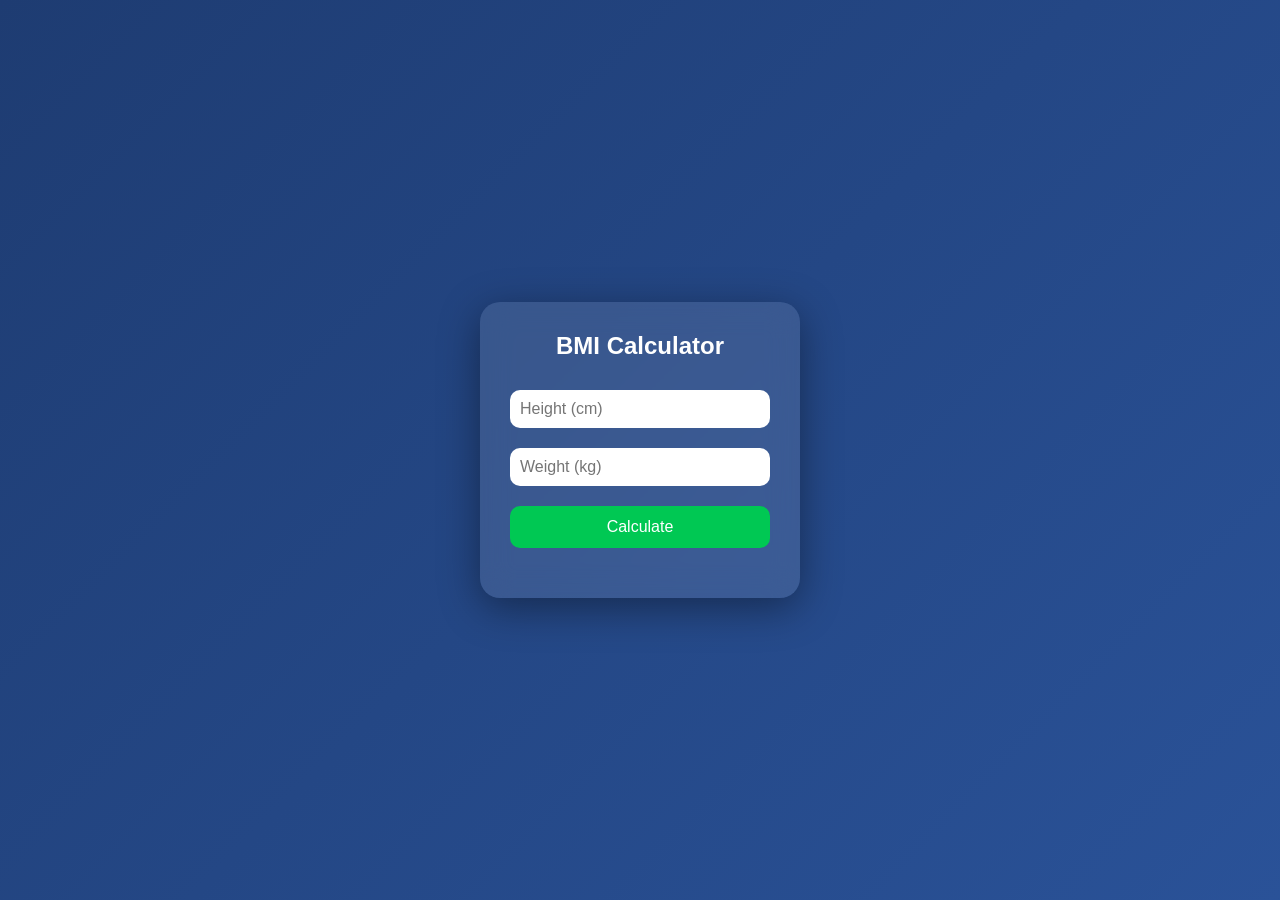
<file: BMI Calculator/index.html>
<!DOCTYPE html>
<html lang="en">
<head>
<meta charset="UTF-8">
<title>BMI Calculator</title>

<style>
  * {
    margin: 0;
    padding: 0;
    box-sizing: border-box;
    font-family: "Segoe UI", sans-serif;
  }

  body {
    height: 100vh;
    display: flex;
    justify-content: center;
    align-items: center;
    background: linear-gradient(135deg, #1e3c72, #2a5298);
  }

  .card {
    background: rgba(255,255,255,0.1);
    backdrop-filter: blur(15px);
    padding: 30px;
    border-radius: 20px;
    width: 320px;
    text-align: center;
    color: white;
    box-shadow: 0 10px 40px rgba(0,0,0,0.4);
  }

  h2 {
    margin-bottom: 20px;
  }

  input {
    width: 100%;
    padding: 10px;
    margin: 10px 0;
    border-radius: 10px;
    border: none;
    outline: none;
    font-size: 16px;
  }

  button {
    width: 100%;
    padding: 12px;
    border: none;
    border-radius: 10px;
    margin-top: 10px;
    font-size: 16px;
    cursor: pointer;
    background: #00c853;
    color: white;
    transition: 0.2s;
  }

  button:active {
    transform: scale(0.95);
  }

  #result {
    margin-top: 20px;
    font-size: 20px;
    font-weight: bold;
    transition: 0.3s;
  }

  .underweight { color: #00e5ff; }
  .normal { color: #00e676; }
  .overweight { color: #ffea00; }
  .obese { color: #ff1744; }
</style>
</head>

<body>

<div class="card">
  <h2>BMI Calculator</h2>

  <input type="number" id="height" placeholder="Height (cm)">
  <input type="number" id="weight" placeholder="Weight (kg)">

  <button onclick="calculateBMI()">Calculate</button>

  <div id="result"></div>
</div>

<script>
function calculateBMI() {
  const height = document.getElementById("height").value;
  const weight = document.getElementById("weight").value;
  const result = document.getElementById("result");

  if (!height || !weight) {
    result.textContent = "Enter valid values";
    return;
  }

  const h = height / 100;
  const bmi = (weight / (h * h)).toFixed(1);

  let category = "";
  let className = "";

  if (bmi < 18.5) {
    category = "Underweight";
    className = "underweight";
  } else if (bmi < 25) {
    category = "Normal";
    className = "normal";
  } else if (bmi < 30) {
    category = "Overweight";
    className = "overweight";
  } else {
    category = "Obese";
    className = "obese";
  }

  result.className = className;
  result.textContent = `BMI: ${bmi} (${category})`;

  // Animation
  result.style.transform = "scale(1.2)";
  setTimeout(() => result.style.transform = "scale(1)", 200);
}
</script>

</body>
</html>
</file>
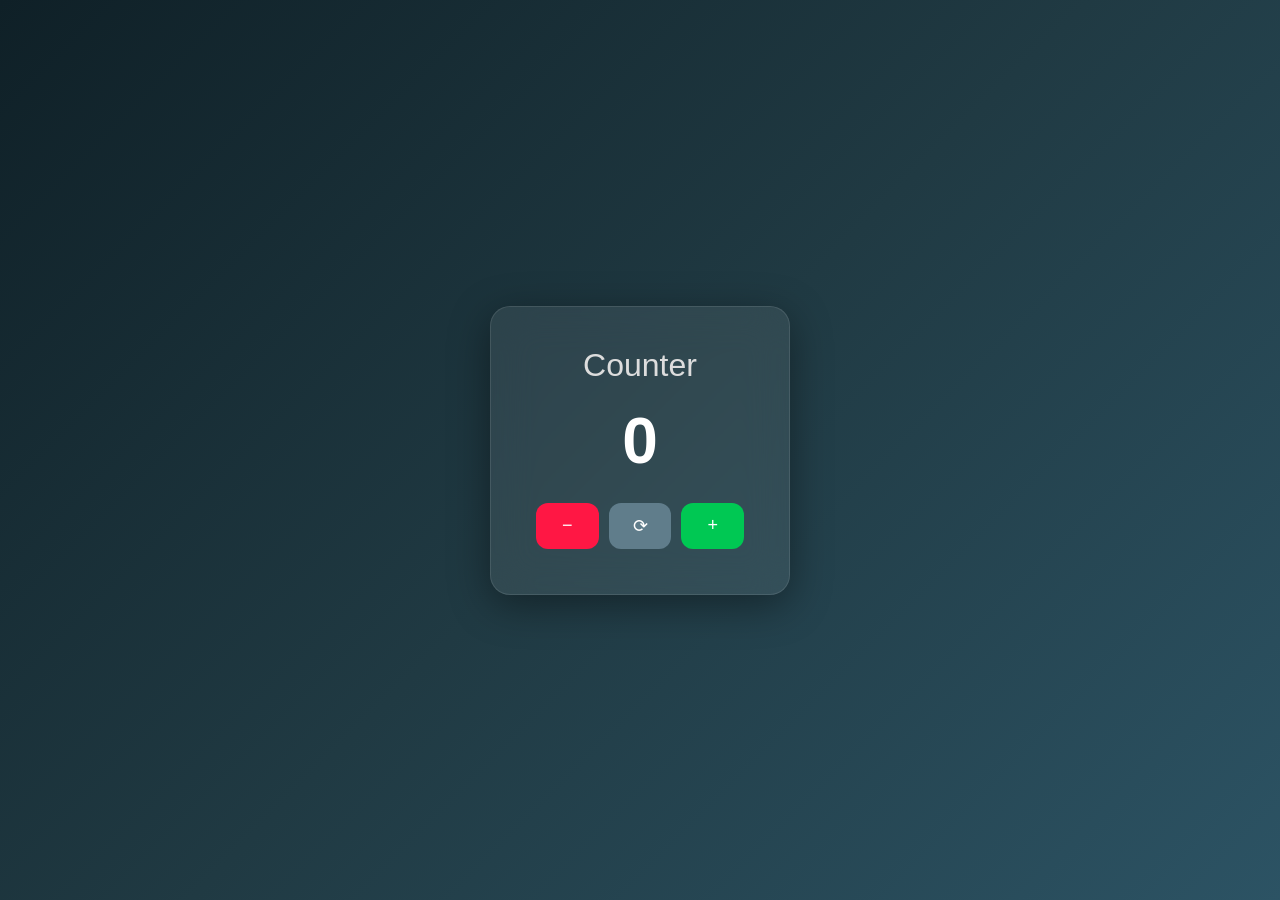
<file: Counter Application/index.html>
<!DOCTYPE html>
<html lang="en">
<head>
  <meta charset="UTF-8">
  <title>Advanced Counter</title>

  <style>
    * {
      margin: 0;
      padding: 0;
      box-sizing: border-box;
      font-family: "Segoe UI", sans-serif;
    }

    body {
      height: 100vh;
      display: flex;
      justify-content: center;
      align-items: center;
      background: linear-gradient(135deg, #0f2027, #203a43, #2c5364);
    }

    .card {
      background: rgba(255, 255, 255, 0.08);
      backdrop-filter: blur(20px);
      border-radius: 20px;
      padding: 40px;
      width: 300px;
      text-align: center;
      box-shadow: 0 10px 40px rgba(0,0,0,0.4);
      border: 1px solid rgba(255,255,255,0.1);
    }

    h1 {
      color: #ddd;
      margin-bottom: 20px;
      font-weight: 400;
    }

    #counter {
      font-size: 64px;
      font-weight: bold;
      margin: 20px 0;
      transition: all 0.3s ease;
    }

    .buttons {
      display: flex;
      justify-content: space-between;
      margin-top: 20px;
    }

    button {
      flex: 1;
      margin: 5px;
      padding: 12px;
      border: none;
      border-radius: 12px;
      font-size: 18px;
      cursor: pointer;
      transition: all 0.2s ease;
    }

    button:active {
      transform: scale(0.9);
    }

    .increase {
      background: #00c853;
      color: white;
    }

    .decrease {
      background: #ff1744;
      color: white;
    }

    .reset {
      background: #607d8b;
      color: white;
    }

    /* Glow effects */
    .positive {
      color: #00e676;
      text-shadow: 0 0 15px rgba(0,255,150,0.7);
    }

    .negative {
      color: #ff5252;
      text-shadow: 0 0 15px rgba(255,0,0,0.7);
    }

    .zero {
      color: #ffffff;
    }
  </style>
</head>
<body>

<div class="card">
  <h1>Counter</h1>
  <div id="counter" class="zero">0</div>

  <div class="buttons">
    <button class="decrease">−</button>
    <button class="reset">⟳</button>
    <button class="increase">+</button>
  </div>
</div>

<script>
  let count = 0;

  const counter = document.getElementById("counter");
  const incBtn = document.querySelector(".increase");
  const decBtn = document.querySelector(".decrease");
  const resetBtn = document.querySelector(".reset");

  function updateUI() {
    counter.textContent = count;

    counter.classList.remove("positive", "negative", "zero");

    if (count > 0) {
      counter.classList.add("positive");
    } else if (count < 0) {
      counter.classList.add("negative");
    } else {
      counter.classList.add("zero");
    }

    // Animate number pop
    counter.style.transform = "scale(1.2)";
    setTimeout(() => {
      counter.style.transform = "scale(1)";
    }, 150);
  }

  incBtn.addEventListener("click", () => {
    count++;
    updateUI();
  });

  decBtn.addEventListener("click", () => {
    count--;
    updateUI();
  });

  resetBtn.addEventListener("click", () => {
    count = 0;
    updateUI();
  });
</script>

</body>
</html>
</file>
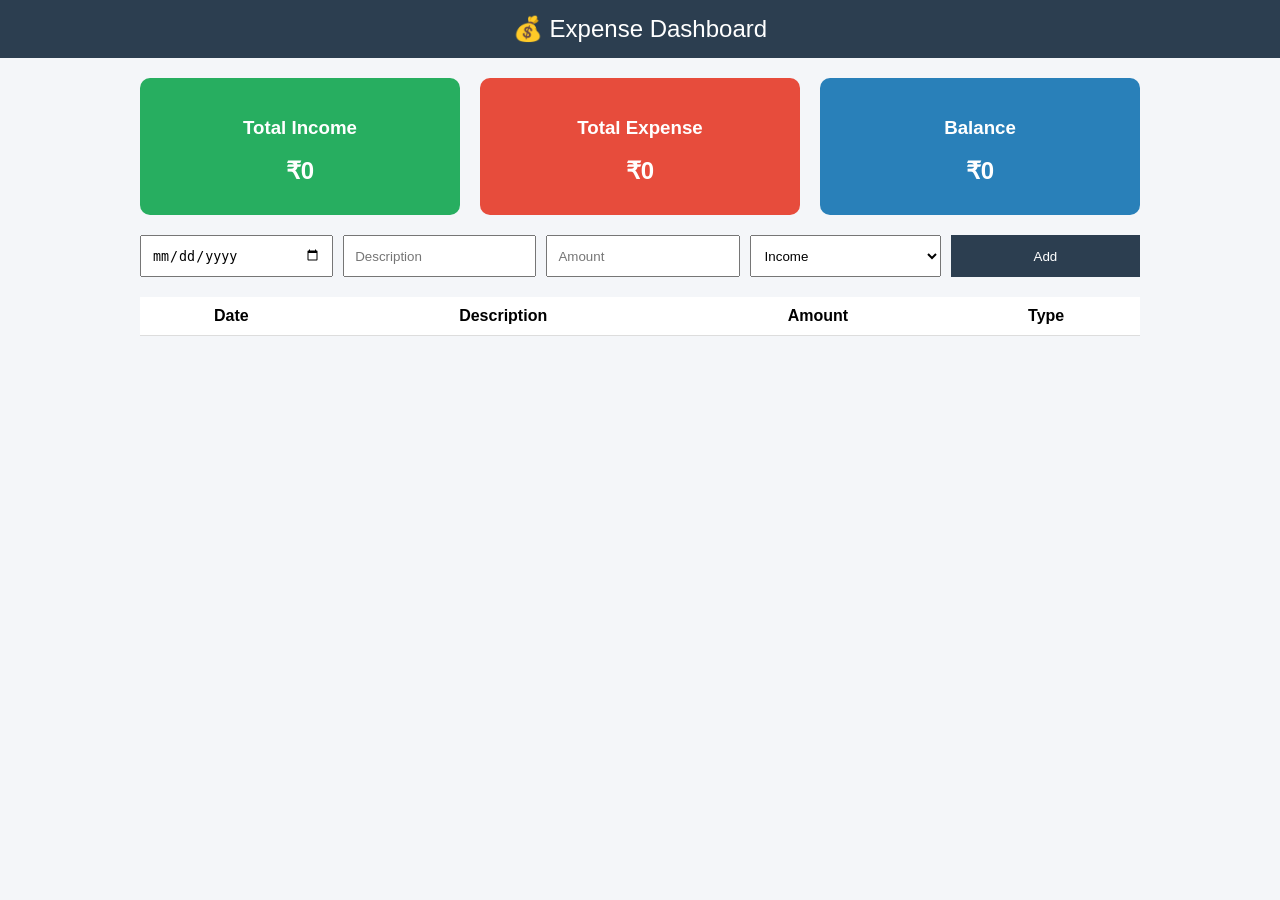
<file: Expance tracker/index.html>
<!DOCTYPE html>
<html lang="en">
<head>
<meta charset="UTF-8">
<title>Expense Dashboard</title>
<style>
  body {
    font-family: Arial, sans-serif;
    margin: 0;
    background: #f4f6f9;
  }

  .header {
    background: #2c3e50;
    color: white;
    padding: 15px;
    text-align: center;
    font-size: 24px;
  }

  .container {
    padding: 20px;
    max-width: 1000px;
    margin: auto;
  }

  .cards {
    display: flex;
    gap: 20px;
    margin-bottom: 20px;
  }

  .card {
    flex: 1;
    padding: 20px;
    border-radius: 10px;
    color: white;
    text-align: center;
  }

  .income { background: #27ae60; }
  .expense { background: #e74c3c; }
  .balance { background: #2980b9; }

  .card h2 {
    margin: 10px 0;
  }

  .form {
    display: flex;
    gap: 10px;
    margin-bottom: 20px;
  }

  .form input, .form select, .form button {
    padding: 10px;
    flex: 1;
  }

  .form button {
    background: #2c3e50;
    color: white;
    border: none;
    cursor: pointer;
  }

  table {
    width: 100%;
    border-collapse: collapse;
    background: white;
  }

  th, td {
    padding: 10px;
    border-bottom: 1px solid #ddd;
    text-align: center;
  }

  .income-text { color: green; }
  .expense-text { color: red; }
</style>
</head>
<body>

<div class="header">💰 Expense Dashboard</div>

<div class="container">

  <!-- Summary Cards -->
  <div class="cards">
    <div class="card income">
      <h3>Total Income</h3>
      <h2>₹<span id="income">0</span></h2>
    </div>
    <div class="card expense">
      <h3>Total Expense</h3>
      <h2>₹<span id="expense">0</span></h2>
    </div>
    <div class="card balance">
      <h3>Balance</h3>
      <h2>₹<span id="balance">0</span></h2>
    </div>
  </div>

  <!-- Input Form -->
  <div class="form">
    <input type="date" id="date">
    <input type="text" id="desc" placeholder="Description">
    <input type="number" id="amount" placeholder="Amount">
    <select id="type">
      <option value="income">Income</option>
      <option value="expense">Expense</option>
    </select>
    <button onclick="addTransaction()">Add</button>
  </div>

  <!-- Table -->
  <table>
    <thead>
      <tr>
        <th>Date</th>
        <th>Description</th>
        <th>Amount</th>
        <th>Type</th>
      </tr>
    </thead>
    <tbody id="list"></tbody>
  </table>

</div>

<script>
let income = 0;
let expense = 0;

function addTransaction() {
  const date = document.getElementById('date').value;
  const desc = document.getElementById('desc').value;
  const amount = parseFloat(document.getElementById('amount').value);
  const type = document.getElementById('type').value;

  if (!date || !desc || isNaN(amount)) {
    alert("Fill all fields");
    return;
  }

  const row = document.createElement('tr');

  row.innerHTML = `
    <td>${date}</td>
    <td>${desc}</td>
    <td class="${type}-text">₹${amount}</td>
    <td>${type}</td>
  `;

  document.getElementById('list').appendChild(row);

  if (type === "income") {
    income += amount;
  } else {
    expense += amount;
  }

  updateDashboard();

  document.getElementById('desc').value = '';
  document.getElementById('amount').value = '';
}

function updateDashboard() {
  document.getElementById('income').innerText = income;
  document.getElementById('expense').innerText = expense;
  document.getElementById('balance').innerText = income - expense;
}
</script>

</body>
</html>
</file>
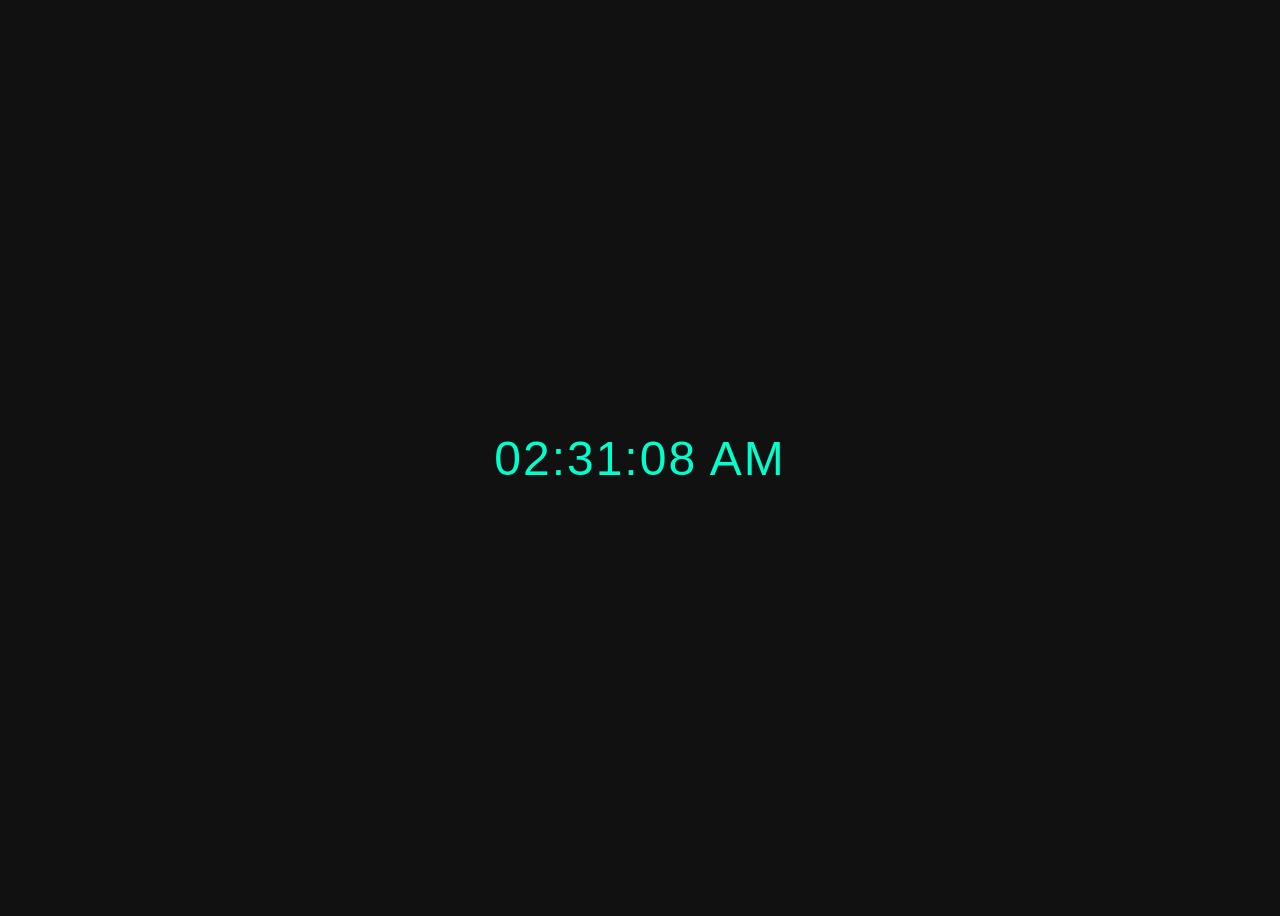
<file: Live clock/index.html>
<!DOCTYPE html>
<html lang="en">
<head>
  <meta charset="UTF-8">
  <title>Live Clock</title>
  <style>
    body {
      display: flex;
      justify-content: center;
      align-items: center;
      height: 100vh;
      background: #111;
      color: #00ffcc;
      font-family: Arial, sans-serif;
    }
    #clock {
      font-size: 3rem;
      letter-spacing: 2px;
    }
  </style>
</head>
<body>

<div id="clock">00:00:00 AM</div>

<script>
  function updateClock() {
    const now = new Date();

    let hours = now.getHours();
    let minutes = now.getMinutes();
    let seconds = now.getSeconds();

    const ampm = hours >= 12 ? "PM" : "AM";

    hours = hours % 12;
    hours = hours ? hours : 12; // convert 0 to 12

    // Add leading zeros
    hours = String(hours).padStart(2, '0');
    minutes = String(minutes).padStart(2, '0');
    seconds = String(seconds).padStart(2, '0');

    const timeString = `${hours}:${minutes}:${seconds} ${ampm}`;
    document.getElementById("clock").textContent = timeString;
  }

  // Update every second
  setInterval(updateClock, 1000);

  // Initial call
  updateClock();
</script>

</body>
</html>
</file>
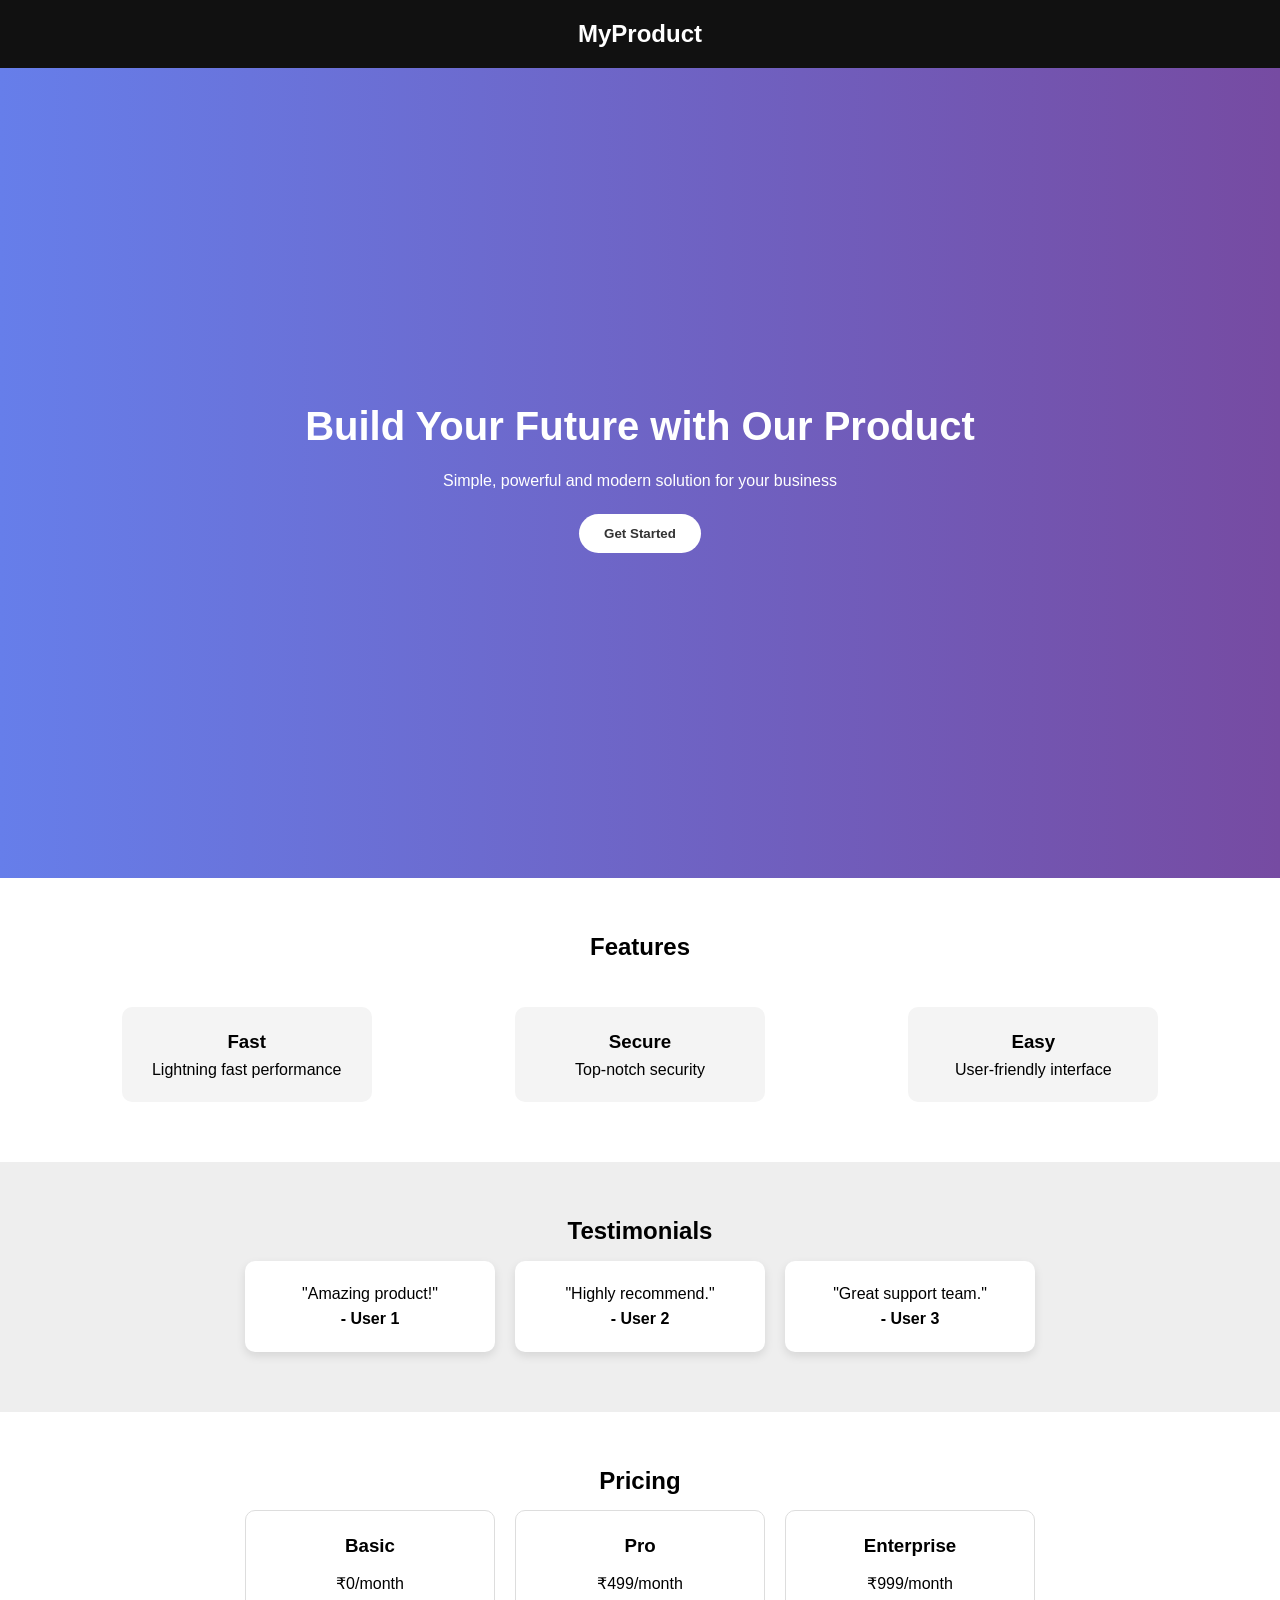
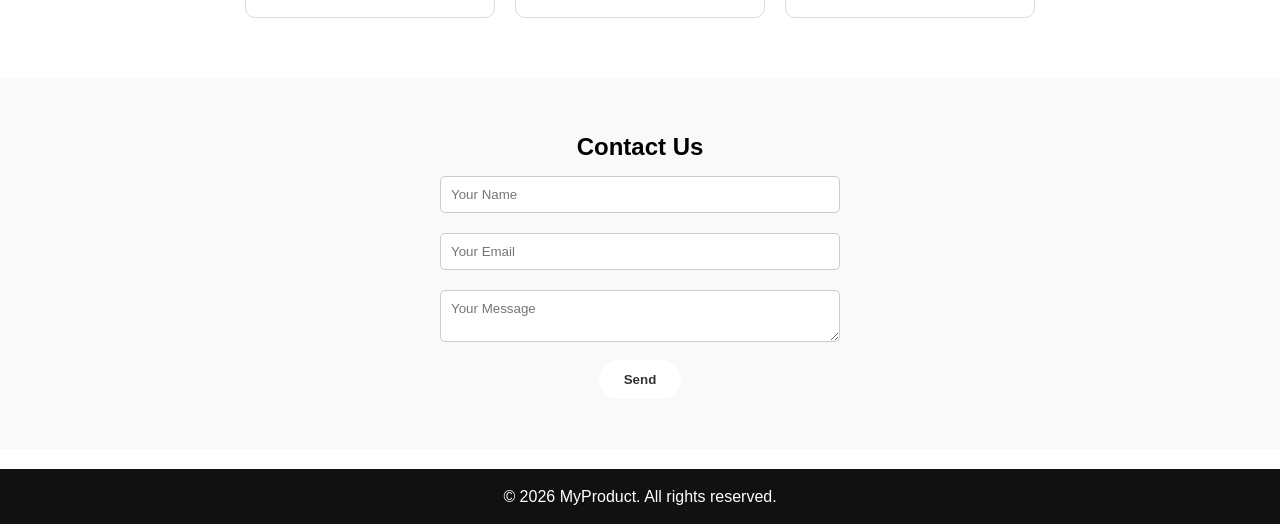
<file: Modern Product/index.html>
<!DOCTYPE html>
<html lang="en">
<head>
  <meta charset="UTF-8">
  <meta name="viewport" content="width=device-width, initial-scale=1.0">
  <title>Modern Product Website</title>
  <style>
    * {margin:0; padding:0; box-sizing:border-box; font-family:Arial, sans-serif;}
    body {line-height:1.6;}
    header {background:#111; color:#fff; padding:15px; text-align:center;}
    header h1 {font-size:24px;}

    /* Hero */
    .hero {
      height:90vh;
      display:flex;
      flex-direction:column;
      justify-content:center;
      align-items:center;
      text-align:center;
      background:linear-gradient(to right, #667eea, #764ba2);
      color:white;
    }
    .hero h2 {font-size:40px; margin-bottom:10px;}
    .hero p {margin-bottom:20px;}
    .btn {
      padding:12px 25px;
      background:#fff;
      color:#333;
      border:none;
      border-radius:25px;
      cursor:pointer;
      font-weight:bold;
    }

    /* Features */
    .features {padding:50px; text-align:center;}
    .features h2 {margin-bottom:30px;}
    .feature-box {
      display:flex;
      justify-content:space-around;
      flex-wrap:wrap;
    }
    .feature {
      width:250px;
      padding:20px;
      border-radius:10px;
      background:#f4f4f4;
      margin:10px;
    }

    /* Testimonials */
    .testimonials {padding:50px; background:#eee; text-align:center;}
    .cards {display:flex; justify-content:center; flex-wrap:wrap;}
    .card {
      background:white;
      padding:20px;
      margin:10px;
      width:250px;
      border-radius:10px;
      box-shadow:0 4px 10px rgba(0,0,0,0.1);
    }

    /* Pricing */
    .pricing {padding:50px; text-align:center;}
    .plans {display:flex; justify-content:center; flex-wrap:wrap;}
    .plan {
      border:1px solid #ddd;
      padding:20px;
      margin:10px;
      border-radius:10px;
      width:250px;
    }
    .plan h3 {margin-bottom:10px;}

    /* Contact */
    .contact {padding:50px; background:#f9f9f9; text-align:center;}
    form {max-width:400px; margin:auto;}
    input, textarea {
      width:100%;
      padding:10px;
      margin:10px 0;
      border:1px solid #ccc;
      border-radius:5px;
    }

    /* Footer */
    footer {
      background:#111;
      color:#fff;
      text-align:center;
      padding:15px;
      margin-top:20px;
    }

    @media(max-width:768px) {
      .feature-box, .cards, .plans {flex-direction:column; align-items:center;}
    }
  </style>
</head>
<body>

<header>
  <h1>MyProduct</h1>
</header>

<section class="hero">
  <h2>Build Your Future with Our Product</h2>
  <p>Simple, powerful and modern solution for your business</p>
  <button class="btn">Get Started</button>
</section>

<section class="features">
  <h2>Features</h2>
  <div class="feature-box">
    <div class="feature"><h3>Fast</h3><p>Lightning fast performance</p></div>
    <div class="feature"><h3>Secure</h3><p>Top-notch security</p></div>
    <div class="feature"><h3>Easy</h3><p>User-friendly interface</p></div>
  </div>
</section>

<section class="testimonials">
  <h2>Testimonials</h2>
  <div class="cards">
    <div class="card"><p>"Amazing product!"</p><h4>- User 1</h4></div>
    <div class="card"><p>"Highly recommend."</p><h4>- User 2</h4></div>
    <div class="card"><p>"Great support team."</p><h4>- User 3</h4></div>
  </div>
</section>

<section class="pricing">
  <h2>Pricing</h2>
  <div class="plans">
    <div class="plan"><h3>Basic</h3><p>₹0/month</p></div>
    <div class="plan"><h3>Pro</h3><p>₹499/month</p></div>
    <div class="plan"><h3>Enterprise</h3><p>₹999/month</p></div>
  </div>
</section>

<section class="contact">
  <h2>Contact Us</h2>
  <form>
    <input type="text" placeholder="Your Name" required>
    <input type="email" placeholder="Your Email" required>
    <textarea placeholder="Your Message"></textarea>
    <button class="btn">Send</button>
  </form>
</section>

<footer>
  <p>© 2026 MyProduct. All rights reserved.</p>
</footer>

</body>
</html>
</file>
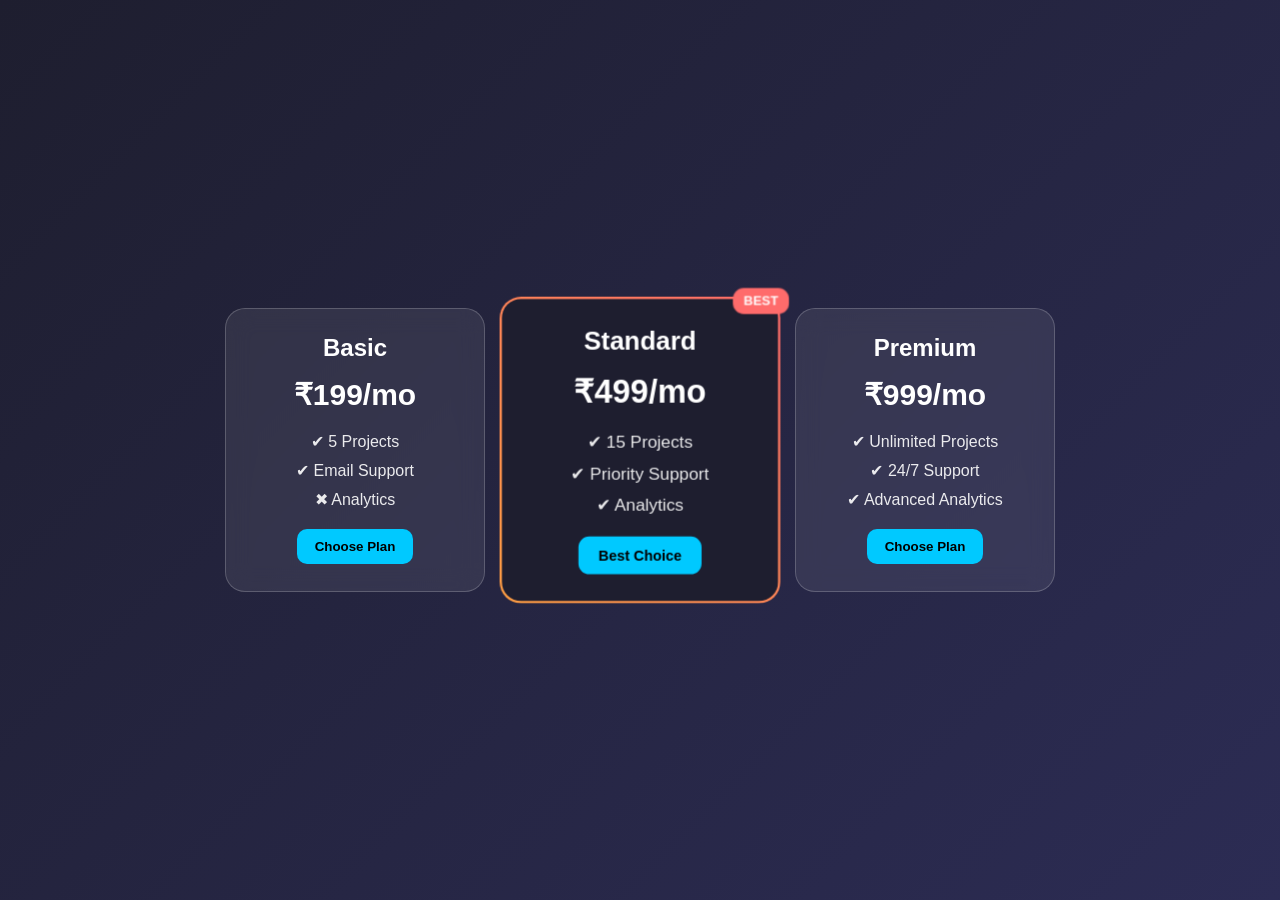
<file: Pricing cards/index.html>
<!DOCTYPE html>
<html lang="en">
<head>
<meta charset="UTF-8">
<meta name="viewport" content="width=device-width, initial-scale=1.0">
<title>Advanced Pricing UI</title>

<style>
* {
  margin: 0;
  padding: 0;
  box-sizing: border-box;
  font-family: "Segoe UI", sans-serif;
}

body {
  min-height: 100vh;
  background: linear-gradient(135deg, #1e1e2f, #2c2c54);
  display: flex;
  justify-content: center;
  align-items: center;
  color: white;
}

/* Container */
.container {
  display: flex;
  gap: 25px;
  flex-wrap: wrap;
  justify-content: center;
  padding: 20px;
}

/* Card */
.card {
  position: relative;
  width: 260px;
  padding: 25px;
  border-radius: 20px;
  text-align: center;

  /* Glass effect */
  background: rgba(255,255,255,0.08);
  backdrop-filter: blur(12px);
  border: 1px solid rgba(255,255,255,0.2);

  transition: all 0.4s ease;
}

/* Hover Animation */
.card:hover {
  transform: translateY(-15px) scale(1.05);
  box-shadow: 0 25px 50px rgba(0,0,0,0.6);
}

/* Title */
h2 {
  margin-bottom: 10px;
}

/* Price */
.price {
  font-size: 30px;
  margin: 15px 0;
  font-weight: bold;
}

/* Features */
ul {
  list-style: none;
  margin: 20px 0;
}

ul li {
  margin: 10px 0;
  opacity: 0.9;
}

/* Button */
.btn {
  padding: 10px 18px;
  border-radius: 10px;
  border: none;
  cursor: pointer;
  background: #00c9ff;
  color: black;
  font-weight: bold;
  transition: 0.3s;
}

.btn:hover {
  transform: scale(1.1);
  background: #92fe9d;
}

/* Highlight Plan */
.highlight {
  transform: scale(1.08);
  border: 2px solid transparent;
  background: linear-gradient(#1e1e2f, #1e1e2f) padding-box,
              linear-gradient(45deg, #ff9f43, #ff6b6b) border-box;
}

/* Badge */
.badge {
  position: absolute;
  top: -10px;
  right: -10px;
  background: #ff6b6b;
  padding: 5px 10px;
  border-radius: 10px;
  font-size: 12px;
  font-weight: bold;
}

/* Responsive */
@media (max-width: 768px) {
  .container {
    flex-direction: column;
    align-items: center;
  }
}
</style>

</head>

<body>

<div class="container">

  <!-- Basic -->
  <div class="card">
    <h2>Basic</h2>
    <p class="price">₹199/mo</p>
    <ul>
      <li>✔ 5 Projects</li>
      <li>✔ Email Support</li>
      <li>✖ Analytics</li>
    </ul>
    <button class="btn">Choose Plan</button>
  </div>

  <!-- Standard -->
  <div class="card highlight">
    <span class="badge">BEST</span>
    <h2>Standard</h2>
    <p class="price">₹499/mo</p>
    <ul>
      <li>✔ 15 Projects</li>
      <li>✔ Priority Support</li>
      <li>✔ Analytics</li>
    </ul>
    <button class="btn">Best Choice</button>
  </div>

  <!-- Premium -->
  <div class="card">
    <h2>Premium</h2>
    <p class="price">₹999/mo</p>
    <ul>
      <li>✔ Unlimited Projects</li>
      <li>✔ 24/7 Support</li>
      <li>✔ Advanced Analytics</li>
    </ul>
    <button class="btn">Choose Plan</button>
  </div>

</div>

</body>
</html>
</file>
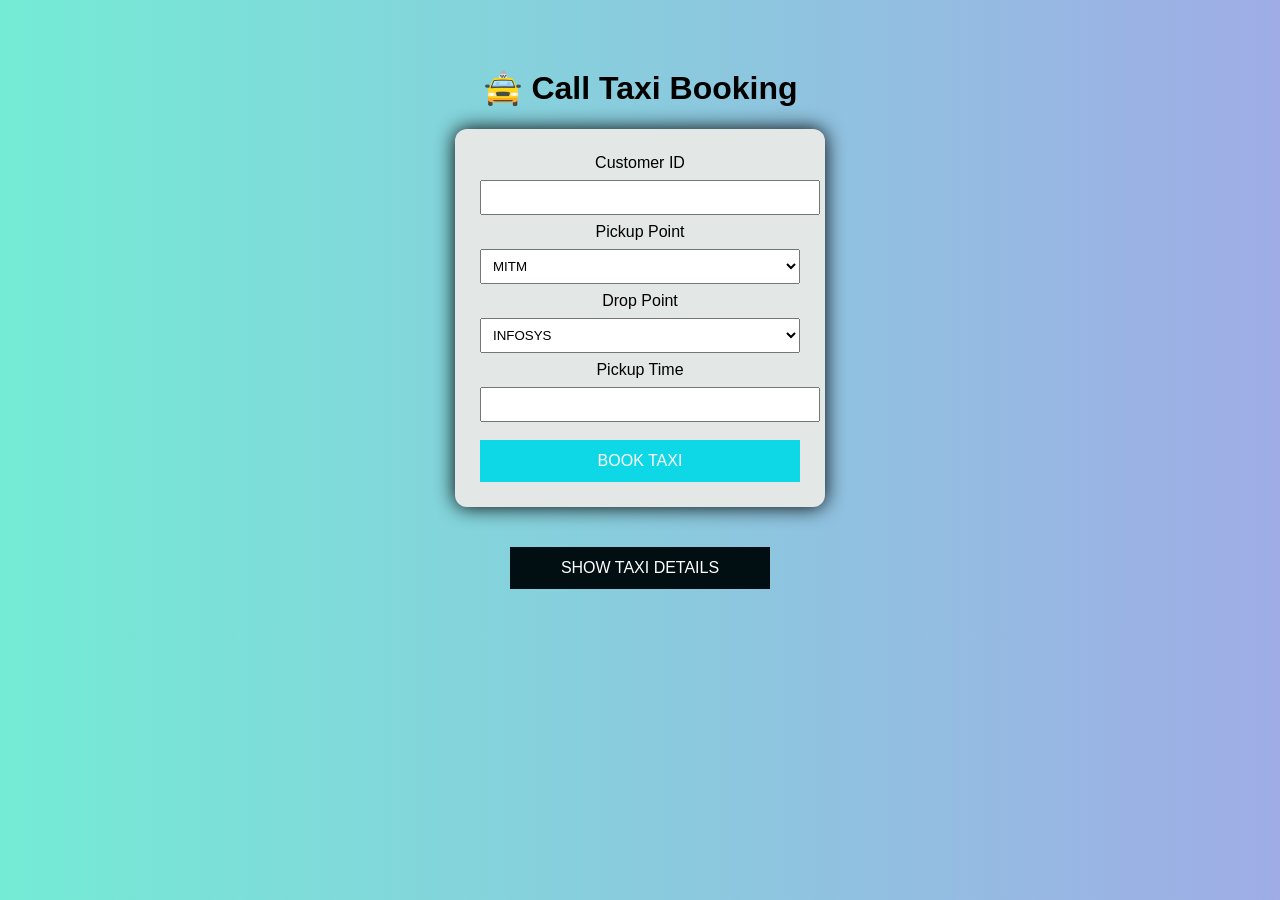
<file: TaxiBooking/index.html>
<!DOCTYPE html>
<html>
<head>
<title>Taxi Booking System</title>
<link rel="stylesheet" href="style.css">
</head>

<body>

<h1>🚖 Call Taxi Booking</h1>

<div class="container">

<label>Customer ID</label>
<input type="number" id="cid">

<label>Pickup Point</label>
<select id="pickup">
<option>MITM</option><option>MYSORE</option><option>CITY</option>
<option>JSS</option><option>KSOU</option><option>NIE</option>
</select>

<label>Drop Point</label>
<select id="drop">
<option>INFOSYS</option><option>BUS STAND</option><option>CHAMUNDI HILLS</option>
<option>ZOO</option><option>MYSORE PALACE</option><option>MITM</option>
</select>

<label>Pickup Time</label>
<input type="number" id="time">

<button onclick="bookTaxi()">BOOK TAXI</button>

</div>

<h2 id="result"></h2>

<button class="show" onclick="showDetails()">SHOW TAXI DETAILS</button>

<div id="details"></div>

<script src="script.js"></script>

</body>
</html>
</file>
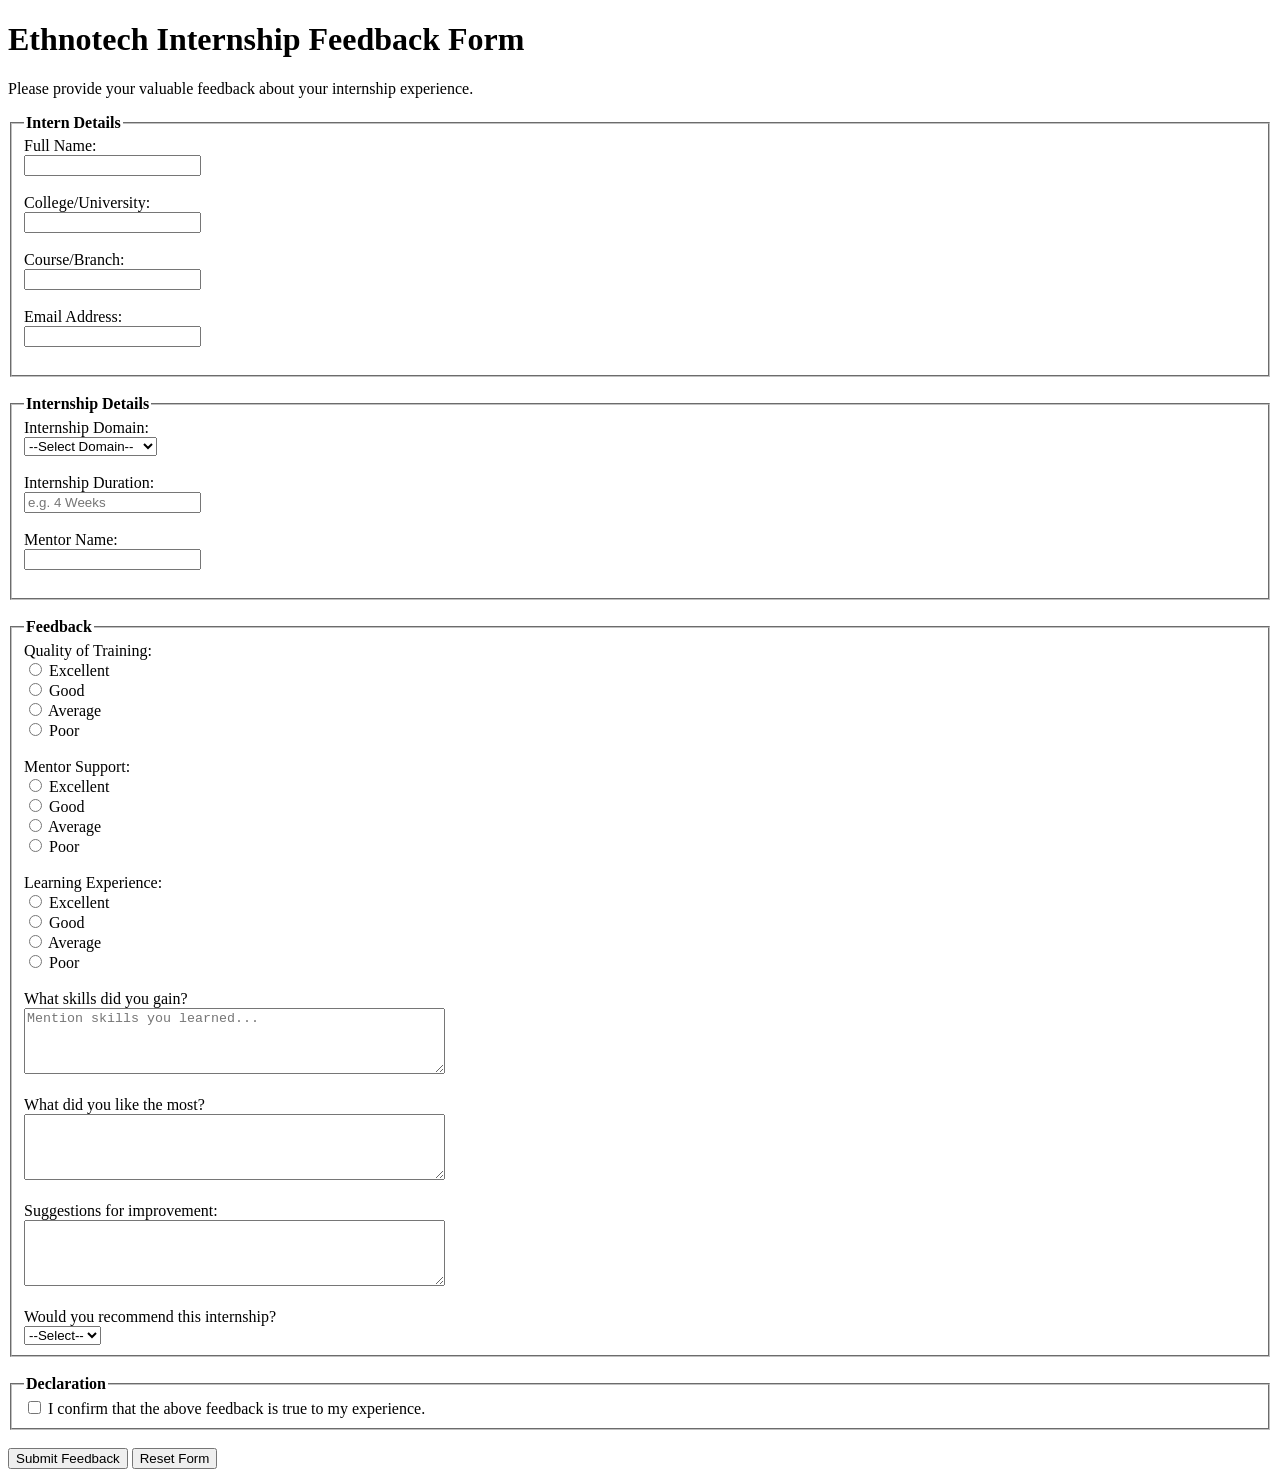
<file: Feedback.html>
<!DOCTYPE html>
<html lang="en">
<head>
    <meta charset="UTF-8">
    <title>Ethnotech Internship Feedback Form</title>
</head>
<body>

    <h1>Ethnotech Internship Feedback Form</h1>
    <p>Please provide your valuable feedback about your internship experience.</p>

    <form action="#" method="post">

        <!-- Intern Details -->
        <fieldset>
            <legend><strong>Intern Details</strong></legend>

            <label for="name">Full Name:</label><br>
            <input type="text" id="name" name="name" required><br><br>

            <label for="college">College/University:</label><br>
            <input type="text" id="college" name="college" required><br><br>

            <label for="course">Course/Branch:</label><br>
            <input type="text" id="course" name="course"><br><br>

            <label for="email">Email Address:</label><br>
            <input type="email" id="email" name="email" required><br><br>
        </fieldset>

        <br>

        <!-- Internship Details -->
        <fieldset>
            <legend><strong>Internship Details</strong></legend>

            <label for="domain">Internship Domain:</label><br>
            <select id="domain" name="domain">
                <option value="">--Select Domain--</option>
                <option>Web Development</option>
                <option>Java Development</option>
                <option>Data Science</option>
                <option>Machine Learning</option>
                <option>Other</option>
            </select><br><br>

            <label for="duration">Internship Duration:</label><br>
            <input type="text" id="duration" name="duration" placeholder="e.g. 4 Weeks"><br><br>

            <label for="mentor">Mentor Name:</label><br>
            <input type="text" id="mentor" name="mentor"><br><br>
        </fieldset>

        <br>

        <!-- Feedback Section -->
        <fieldset>
            <legend><strong>Feedback</strong></legend>

            <label>Quality of Training:</label><br>
            <input type="radio" name="training" value="Excellent" required> Excellent<br>
            <input type="radio" name="training" value="Good"> Good<br>
            <input type="radio" name="training" value="Average"> Average<br>
            <input type="radio" name="training" value="Poor"> Poor<br><br>

            <label>Mentor Support:</label><br>
            <input type="radio" name="mentor_support" value="Excellent" required> Excellent<br>
            <input type="radio" name="mentor_support" value="Good"> Good<br>
            <input type="radio" name="mentor_support" value="Average"> Average<br>
            <input type="radio" name="mentor_support" value="Poor"> Poor<br><br>

            <label>Learning Experience:</label><br>
            <input type="radio" name="learning" value="Excellent" required> Excellent<br>
            <input type="radio" name="learning" value="Good"> Good<br>
            <input type="radio" name="learning" value="Average"> Average<br>
            <input type="radio" name="learning" value="Poor"> Poor<br><br>

            <label>What skills did you gain?</label><br>
            <textarea name="skills" rows="4" cols="50" placeholder="Mention skills you learned..."></textarea><br><br>

            <label>What did you like the most?</label><br>
            <textarea name="like" rows="4" cols="50"></textarea><br><br>

            <label>Suggestions for improvement:</label><br>
            <textarea name="suggestions" rows="4" cols="50"></textarea><br><br>

            <label>Would you recommend this internship?</label><br>
            <select name="recommend">
                <option value="">--Select--</option>
                <option>Yes</option>
                <option>No</option>
                <option>Maybe</option>
            </select>
        </fieldset>

        <br>

        <!-- Declaration -->
        <fieldset>
            <legend><strong>Declaration</strong></legend>

            <input type="checkbox" id="agree" required>
            <label for="agree">I confirm that the above feedback is true to my experience.</label>
        </fieldset>

        <br>

        <input type="submit" value="Submit Feedback">
        <input type="reset" value="Reset Form">

    </form>

</body>
</html>
</file>
<file: TaxiBooking/style.css>
body{
font-family:Arial;
background:linear-gradient(to right,#74ebd5,#9face6);
text-align:center;
padding: 40px;
}

.container{
background:rgb(227, 231, 230);
width:320px;
margin:auto;
padding:25px;
border-radius:12px;
box-shadow:0 0 20px rgba(1,1,1,2.5);
}

input,select{
width:100%;
padding:8px;
margin:8px 0;
}

button{
width:100%;
padding:12px;
background:#0ed8e6;
color:white;
border:none;
font-size:16px;
cursor:pointer;
margin-top:10px;
}

.show{
width:260px;
margin-top:20px;
background:#010e12;
}

table{
margin:auto;
margin-top:10px;
border-collapse:collapse;
background:white;
}

td,th{
border:1px solid rgb(19, 18, 18);
padding:8px;
}
</file>
